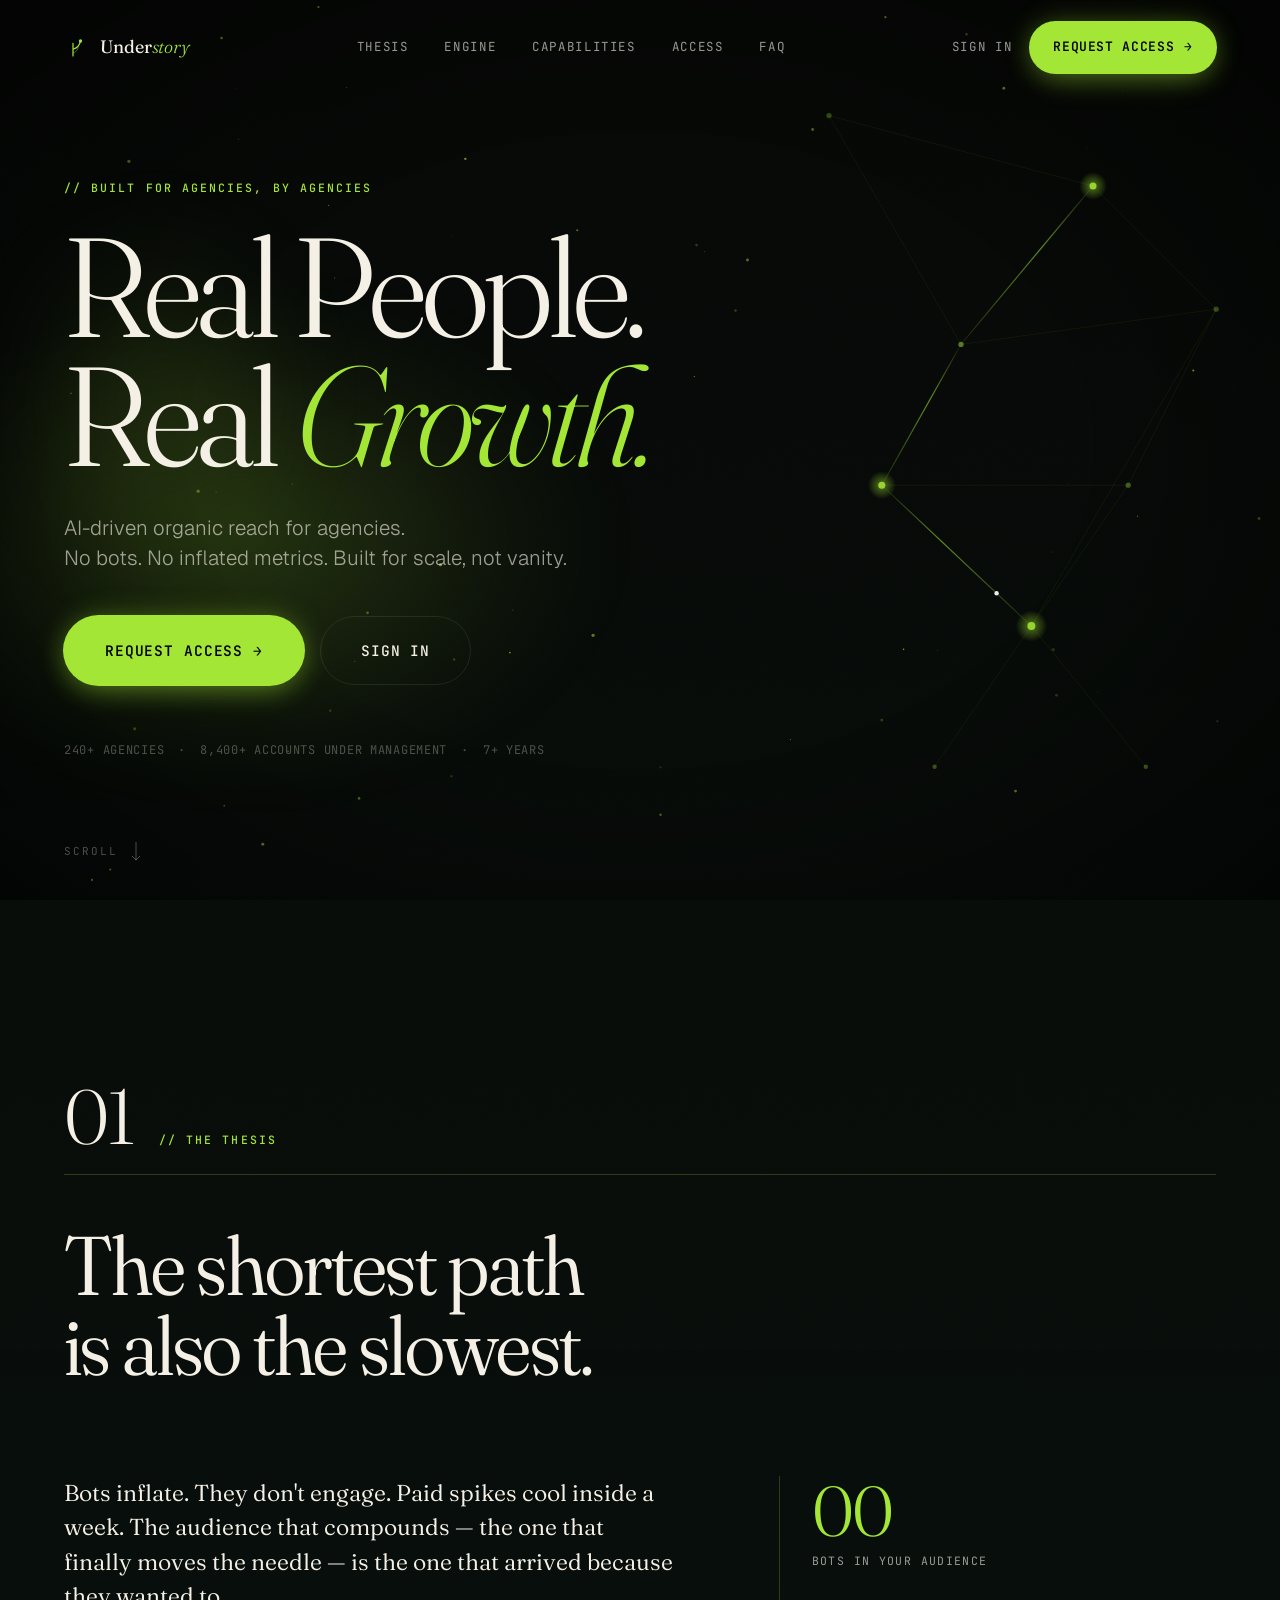
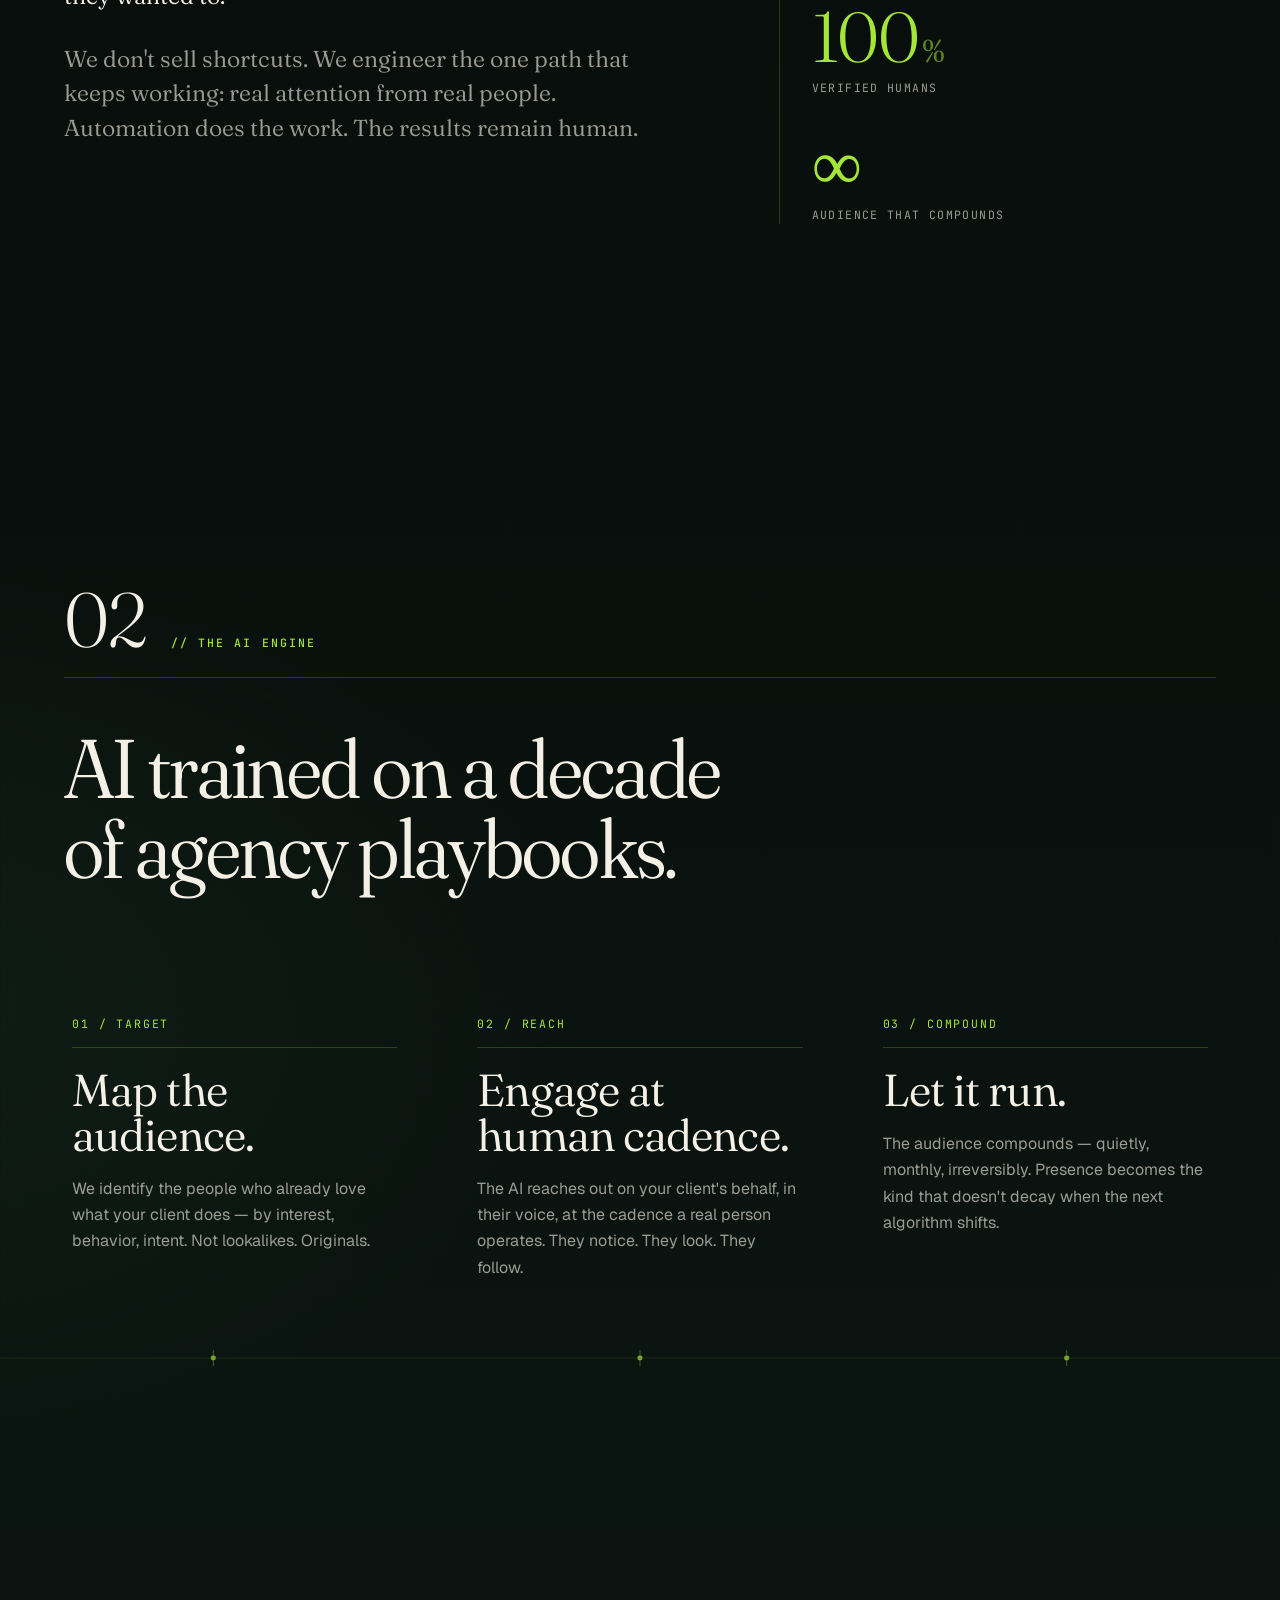
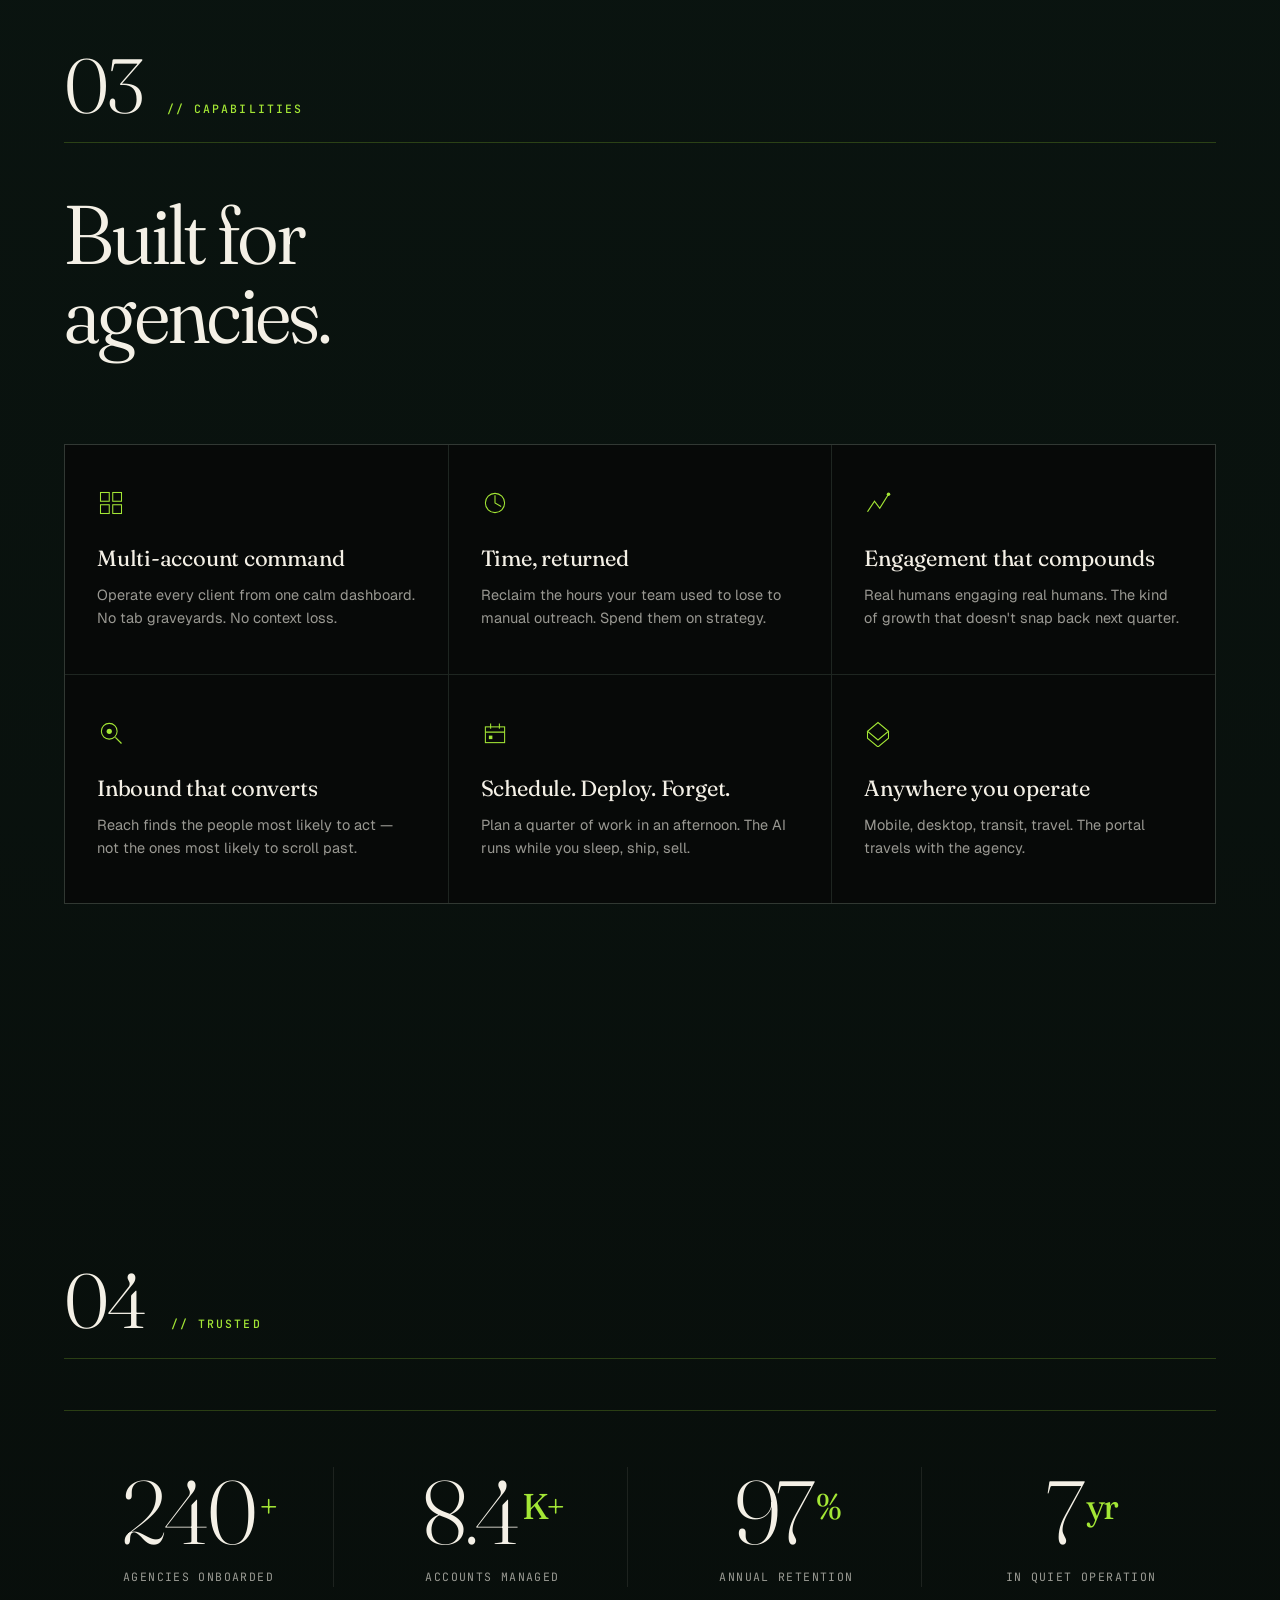
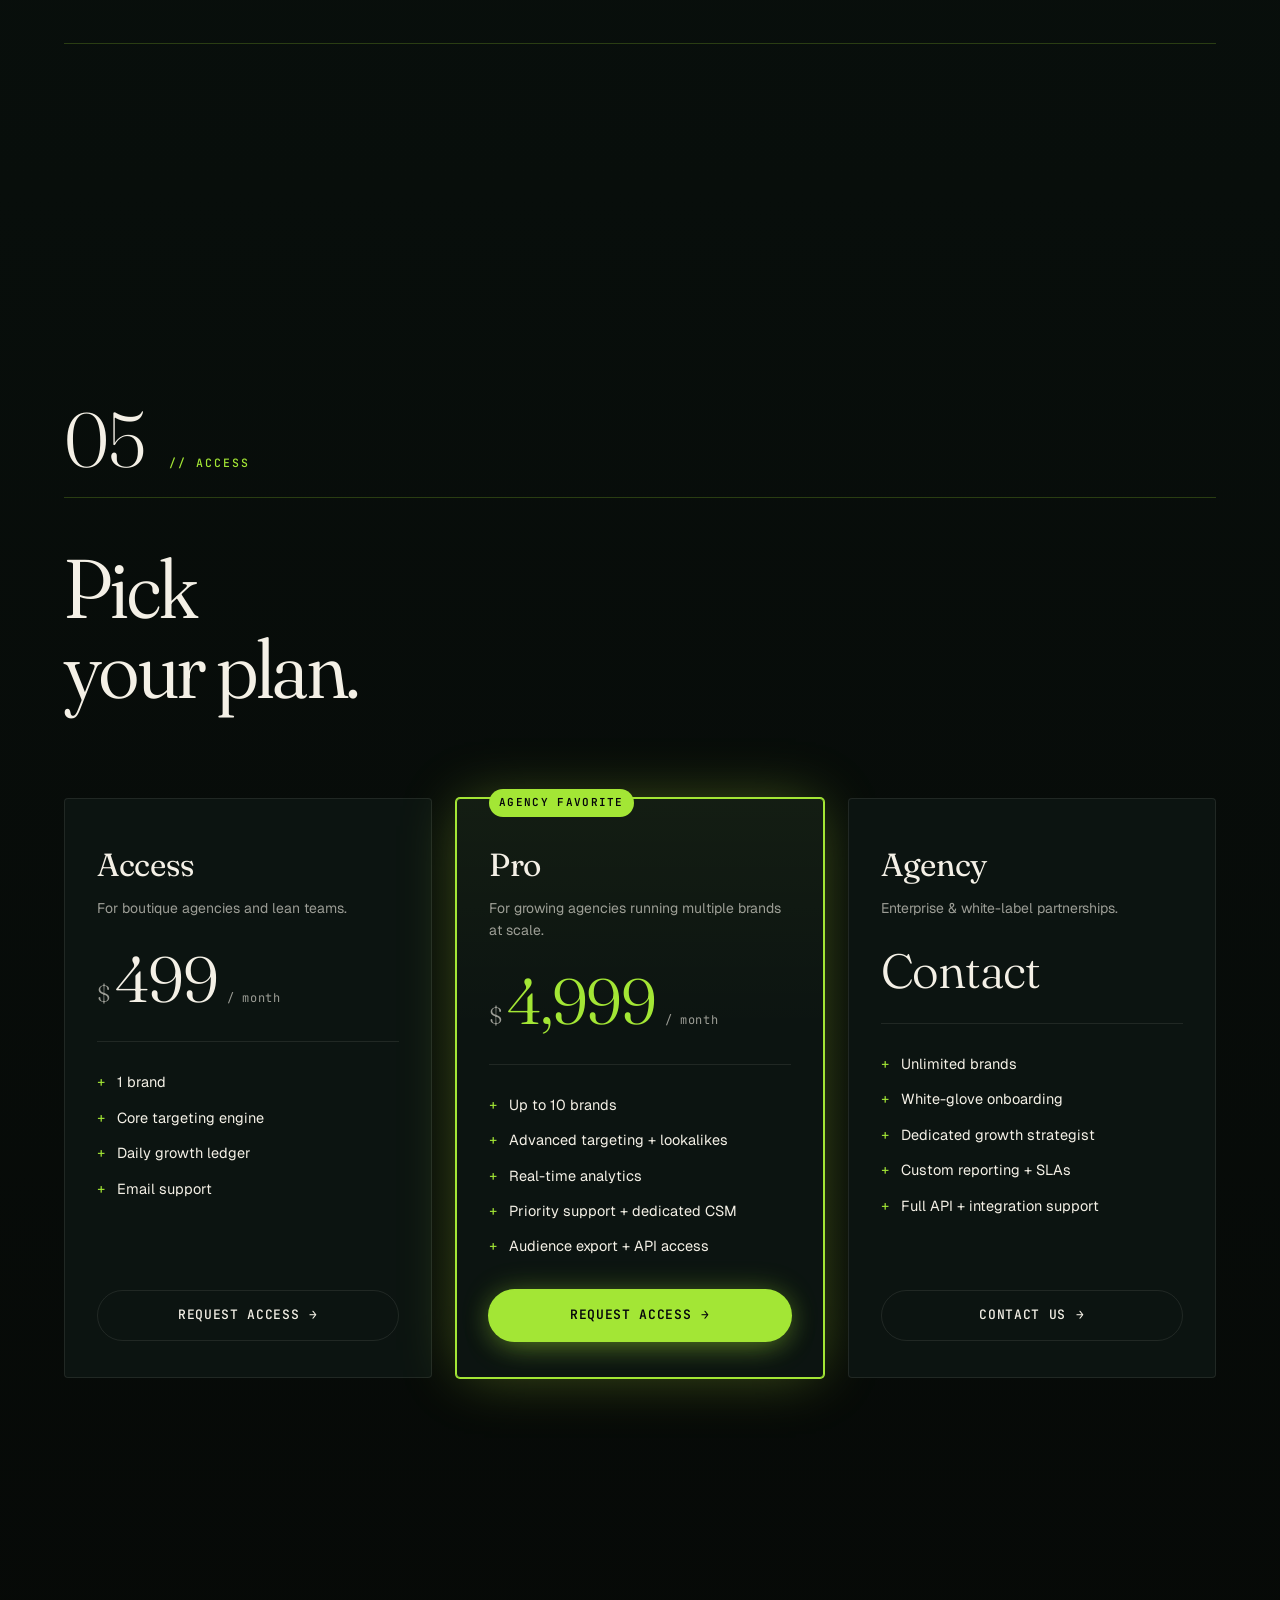
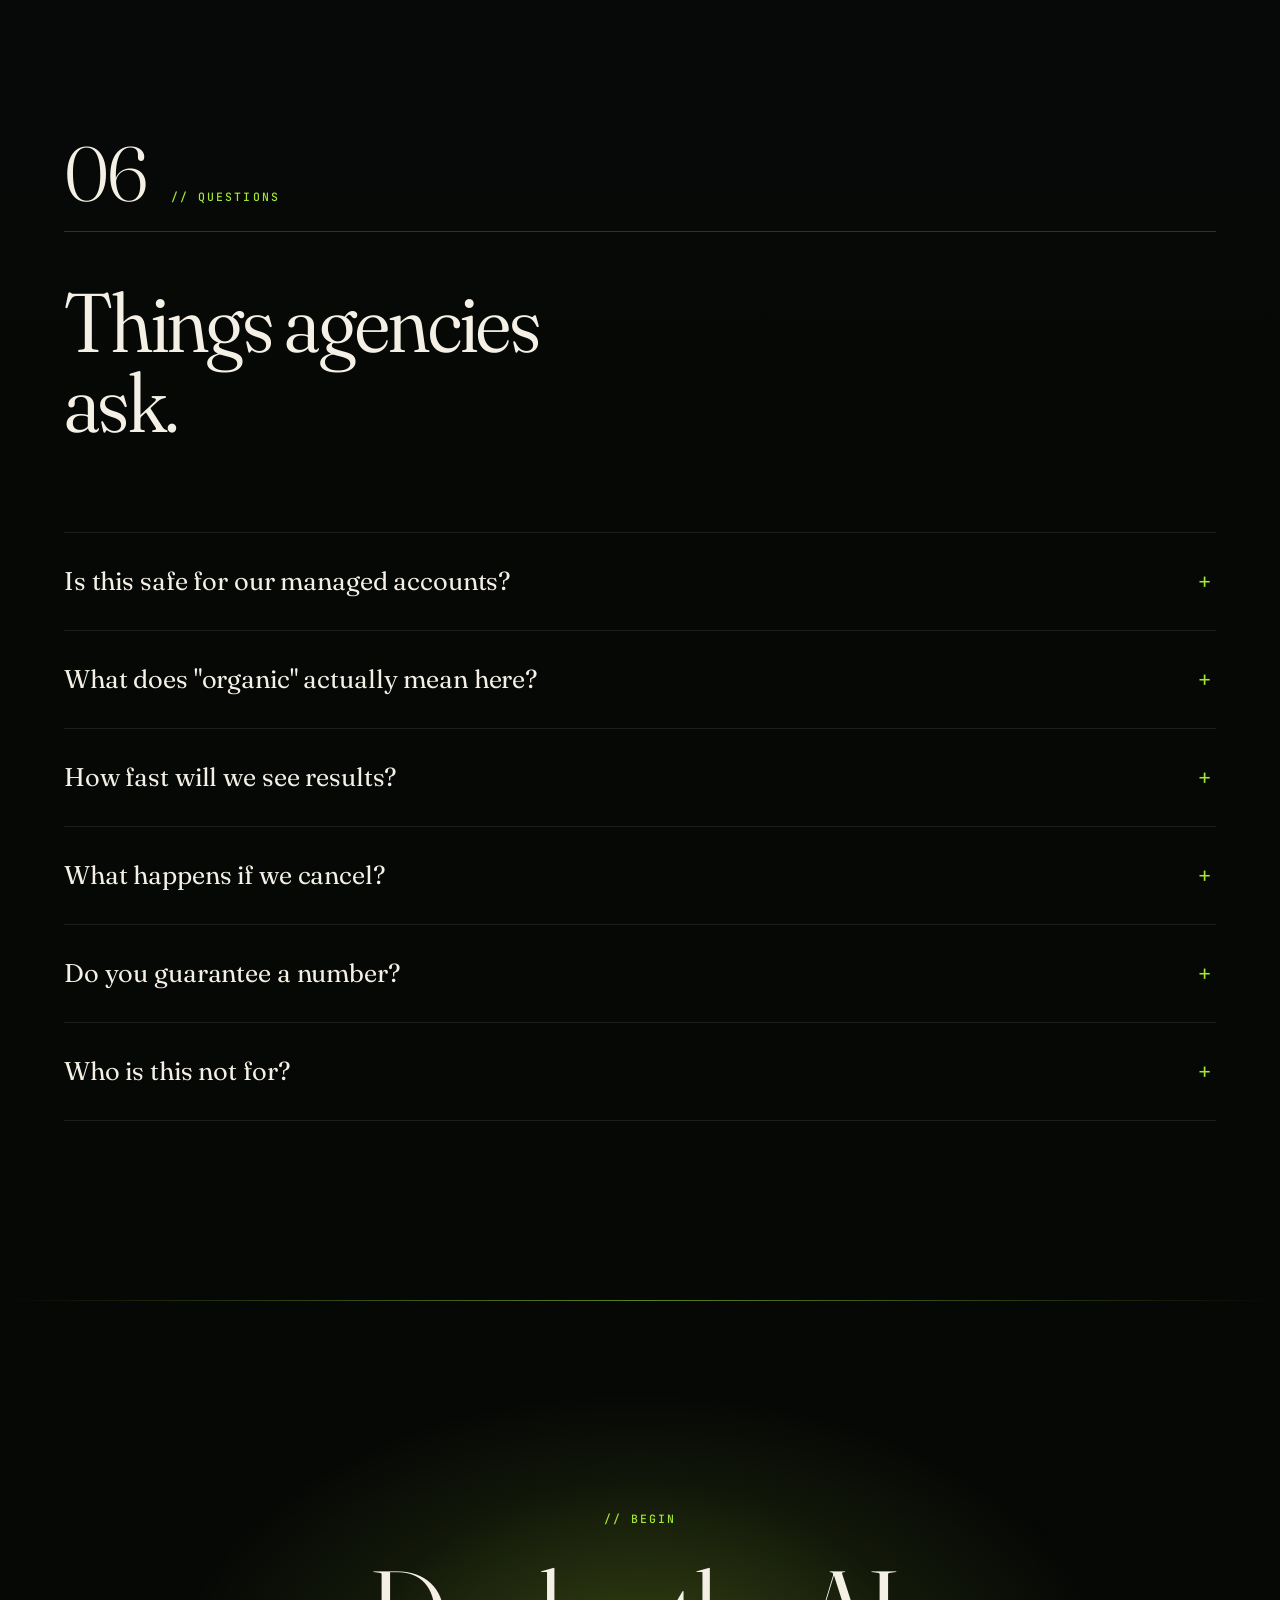
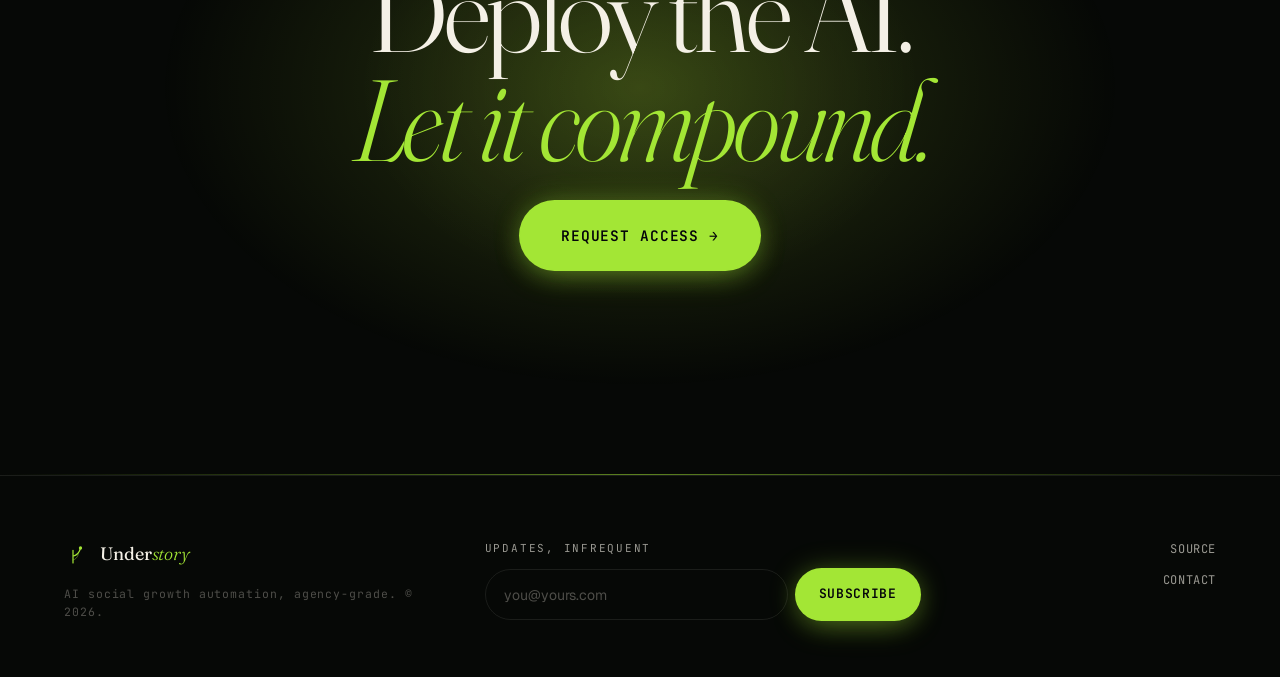
<file: index.html>
<!DOCTYPE html>
<html lang="en">
<head>
  <meta charset="utf-8">
  <meta name="viewport" content="width=device-width, initial-scale=1">
  <meta name="theme-color" content="#070908">
  <title>Understory — Agency-Grade Growth Infrastructure</title>
  <meta name="description" content="Engineered organic reach for agencies. Social growth automation that compounds, not collapses. Built for scale.">

  <link rel="icon" type="image/svg+xml" href="assets/images/favicon.svg">

  <link rel="preconnect" href="https://fonts.googleapis.com">
  <link rel="preconnect" href="https://fonts.gstatic.com" crossorigin>
  <link rel="stylesheet" href="https://fonts.googleapis.com/css2?family=Fraunces:ital,opsz,wght@0,9..144,300..800;1,9..144,300..800&family=Geist:wght@300..700&family=JetBrains+Mono:wght@400;500&display=swap">
  <link rel="stylesheet" href="assets/css/styles.css">
</head>
<body>

  <canvas id="particles" aria-hidden="true"></canvas>
  <div class="grain" aria-hidden="true"></div>
  <div class="vignette" aria-hidden="true"></div>

  <header class="site-header" data-header>
    <a href="./" class="brand" aria-label="Understory — home">
      <svg class="brand-mark" viewBox="0 0 32 32" aria-hidden="true">
        <path d="M12 28 L12 11 M12 19 Q20 17 22 8" fill="none" stroke="currentColor" stroke-width="1.6" stroke-linecap="round"/>
        <path d="M12 24 Q17 23 19 17" fill="none" stroke="currentColor" stroke-width="1.1" stroke-linecap="round" opacity="0.5"/>
        <circle cx="22" cy="8" r="2.2" fill="#a3e635"/>
      </svg>
      <span class="brand-word">Under<em>story</em></span>
    </a>

    <nav class="site-nav" aria-label="Primary">
      <a href="#why">Thesis</a>
      <a href="#how">Engine</a>
      <a href="#features">Capabilities</a>
      <a href="#pricing">Access</a>
      <a href="#faq">FAQ</a>
    </nav>

    <div class="header-cta">
      <a href="login.html" class="link-quiet header-only-desktop">Sign in</a>
      <a href="register.html" class="btn btn-primary header-only-desktop">Request access <span aria-hidden="true">→</span></a>
      <button class="menu-toggle" aria-label="Open menu" aria-expanded="false" data-menu-toggle>
        <svg viewBox="0 0 24 24" aria-hidden="true">
          <path class="bar1" d="M3 7 L21 7" stroke="currentColor" stroke-width="1.6" fill="none" stroke-linecap="round"/>
          <path class="bar2" d="M3 12 L21 12" stroke="currentColor" stroke-width="1.6" fill="none" stroke-linecap="round"/>
          <path class="bar3" d="M3 17 L21 17" stroke="currentColor" stroke-width="1.6" fill="none" stroke-linecap="round"/>
        </svg>
      </button>
    </div>
  </header>

  <!-- MOBILE DRAWER -->
  <div class="mobile-drawer" data-mobile-drawer aria-hidden="true">
    <div class="mobile-drawer-inner">
      <button class="mobile-drawer-close" aria-label="Close menu" data-menu-close>
        <svg viewBox="0 0 24 24" aria-hidden="true">
          <path d="M5 5 L19 19 M19 5 L5 19" stroke="currentColor" stroke-width="1.6" fill="none" stroke-linecap="round"/>
        </svg>
      </button>
      <nav class="mobile-nav" aria-label="Mobile primary">
        <a href="#why" data-drawer-link><span class="mobile-nav-num">01</span> Thesis</a>
        <a href="#how" data-drawer-link><span class="mobile-nav-num">02</span> Engine</a>
        <a href="#features" data-drawer-link><span class="mobile-nav-num">03</span> Capabilities</a>
        <a href="#pricing" data-drawer-link><span class="mobile-nav-num">04</span> Access</a>
        <a href="#faq" data-drawer-link><span class="mobile-nav-num">05</span> FAQ</a>
      </nav>
      <div class="mobile-drawer-cta">
        <a href="login.html" class="btn btn-ghost btn-block">Sign in</a>
        <a href="register.html" class="btn btn-primary btn-block">Request access <span aria-hidden="true">→</span></a>
      </div>
    </div>
  </div>

  <main>

    <!-- HERO -->
    <section class="hero">
      <div class="hero-glow" aria-hidden="true"></div>

      <div class="hero-network" aria-hidden="true">
        <svg viewBox="0 0 800 1000" preserveAspectRatio="xMidYMid meet">
          <defs>
            <linearGradient id="edgeLive" x1="0" y1="0" x2="0" y2="1">
              <stop offset="0%" stop-color="#a3e635" stop-opacity="0.0"/>
              <stop offset="40%" stop-color="#a3e635" stop-opacity="0.6"/>
              <stop offset="100%" stop-color="#a3e635" stop-opacity="0.05"/>
            </linearGradient>
            <radialGradient id="nodeGlow" cx="50%" cy="50%" r="50%">
              <stop offset="0%" stop-color="#a3e635" stop-opacity="0.55"/>
              <stop offset="100%" stop-color="#a3e635" stop-opacity="0"/>
            </radialGradient>
          </defs>

          <g stroke="#a3e635" stroke-opacity="0.14" stroke-width="0.6" fill="none">
            <line x1="200" y1="120" x2="500" y2="200"/>
            <line x1="500" y1="200" x2="350" y2="380"/>
            <line x1="500" y1="200" x2="640" y2="340"/>
            <line x1="350" y1="380" x2="640" y2="340"/>
            <line x1="350" y1="380" x2="260" y2="540"/>
            <line x1="640" y1="340" x2="540" y2="540"/>
            <line x1="260" y1="540" x2="540" y2="540"/>
            <line x1="260" y1="540" x2="430" y2="700"/>
            <line x1="540" y1="540" x2="430" y2="700"/>
            <line x1="430" y1="700" x2="320" y2="860"/>
            <line x1="430" y1="700" x2="560" y2="860"/>
            <line x1="200" y1="120" x2="350" y2="380"/>
            <line x1="640" y1="340" x2="430" y2="700"/>
          </g>

          <line x1="500" y1="200" x2="350" y2="380" stroke="url(#edgeLive)" stroke-width="1.4"/>
          <line x1="350" y1="380" x2="260" y2="540" stroke="url(#edgeLive)" stroke-width="1.4"/>
          <line x1="260" y1="540" x2="430" y2="700" stroke="url(#edgeLive)" stroke-width="1.4"/>

          <circle cx="500" cy="200" r="16" fill="url(#nodeGlow)"/>
          <circle cx="260" cy="540" r="16" fill="url(#nodeGlow)"/>
          <circle cx="430" cy="700" r="18" fill="url(#nodeGlow)"/>

          <g class="net-nodes">
            <circle cx="200" cy="120" r="3" fill="#a3e635" fill-opacity="0.3"/>
            <circle cx="500" cy="200" r="4" fill="#a3e635"/>
            <circle cx="350" cy="380" r="3" fill="#a3e635" fill-opacity="0.55"/>
            <circle cx="640" cy="340" r="3" fill="#a3e635" fill-opacity="0.32"/>
            <circle cx="260" cy="540" r="4" fill="#a3e635"/>
            <circle cx="540" cy="540" r="3" fill="#a3e635" fill-opacity="0.4"/>
            <circle cx="430" cy="700" r="4.5" fill="#a3e635"/>
            <circle cx="320" cy="860" r="2.5" fill="#a3e635" fill-opacity="0.35"/>
            <circle cx="560" cy="860" r="2.5" fill="#a3e635" fill-opacity="0.35"/>
          </g>

          <circle r="2.5" fill="#ffffff">
            <animateMotion dur="3.6s" repeatCount="indefinite" path="M500,200 L350,380 L260,540 L430,700"/>
          </circle>
        </svg>
      </div>

      <div class="hero-inner">
        <p class="eyebrow" data-stagger="1">// Built for agencies, by agencies</p>
        <h1 class="hero-title">
          <span data-stagger="2">Real People.</span>
          <span data-stagger="3">Real <em>Growth.</em></span>
        </h1>
        <p class="hero-sub" data-stagger="4">
          AI-driven organic reach for agencies.<br>
          No bots. No inflated metrics. Built for scale, not vanity.
        </p>
        <div class="hero-ctas" data-stagger="5">
          <a href="register.html" class="btn btn-primary btn-xl">Request access <span aria-hidden="true">→</span></a>
          <a href="login.html" class="btn btn-ghost btn-xl">Sign in</a>
        </div>
        <p class="hero-trust" data-stagger="6">
          <span>240+ agencies</span>
          <span aria-hidden="true">·</span>
          <span>8,400+ accounts under management</span>
          <span aria-hidden="true">·</span>
          <span>7+ years</span>
        </p>
      </div>

      <div class="hero-scroll" aria-hidden="true">
        <span>scroll</span>
        <svg viewBox="0 0 12 24"><path d="M6 2 v18 M2 16 l4 4 l4 -4" fill="none" stroke="currentColor" stroke-width="1"/></svg>
      </div>
    </section>

    <!-- 01 / THESIS -->
    <section id="why" class="manifesto" data-reveal>
      <div class="section-marker">
        <span class="numeral">01</span>
        <span class="eyebrow">// The thesis</span>
      </div>
      <h2 class="section-title">The shortest path<br>is also the slowest.</h2>
      <div class="manifesto-grid">
        <div class="manifesto-body">
          <p>Bots inflate. They don't engage. Paid spikes cool inside a week. The audience that compounds &mdash; the one that finally moves the needle &mdash; is the one that arrived because they wanted to.</p>
          <p>We don't sell shortcuts. We engineer the one path that keeps working: real attention from real people. Automation does the work. The results remain human.</p>
        </div>
        <ul class="manifesto-pulls">
          <li>
            <span class="pull-num">00</span>
            <span class="pull-label">Bots in your audience</span>
          </li>
          <li>
            <span class="pull-num">100<em>%</em></span>
            <span class="pull-label">Verified humans</span>
          </li>
          <li>
            <span class="pull-num">&infin;</span>
            <span class="pull-label">Audience that compounds</span>
          </li>
        </ul>
      </div>
    </section>

    <!-- 02 / THE AI ENGINE -->
    <section id="how" class="how" data-reveal>
      <div class="section-marker">
        <span class="numeral">02</span>
        <span class="eyebrow">// The AI engine</span>
      </div>
      <h2 class="section-title">AI trained on a decade<br>of agency playbooks.</h2>

      <ol class="how-steps">
        <li class="step" data-reveal>
          <span class="step-num">01 / Target</span>
          <h3 class="step-title">Map the audience.</h3>
          <p>We identify the people who already love what your client does &mdash; by interest, behavior, intent. Not lookalikes. Originals.</p>
        </li>
        <li class="step" data-reveal>
          <span class="step-num">02 / Reach</span>
          <h3 class="step-title">Engage at human cadence.</h3>
          <p>The AI reaches out on your client's behalf, in their voice, at the cadence a real person operates. They notice. They look. They follow.</p>
        </li>
        <li class="step" data-reveal>
          <span class="step-num">03 / Compound</span>
          <h3 class="step-title">Let it run.</h3>
          <p>The audience compounds &mdash; quietly, monthly, irreversibly. Presence becomes the kind that doesn't decay when the next algorithm shifts.</p>
        </li>
      </ol>

      <svg class="how-rail" viewBox="0 0 1200 60" preserveAspectRatio="none" aria-hidden="true">
        <line x1="0" y1="30" x2="1200" y2="30" stroke="#a3e635" stroke-opacity="0.28" stroke-width="0.6"/>
        <line x1="200" y1="22" x2="200" y2="38" stroke="#a3e635" stroke-opacity="0.5"/>
        <line x1="600" y1="22" x2="600" y2="38" stroke="#a3e635" stroke-opacity="0.5"/>
        <line x1="1000" y1="22" x2="1000" y2="38" stroke="#a3e635" stroke-opacity="0.5"/>
        <circle cx="200" cy="30" r="2.4" fill="#a3e635"/>
        <circle cx="600" cy="30" r="2.4" fill="#a3e635"/>
        <circle cx="1000" cy="30" r="2.4" fill="#a3e635"/>
      </svg>
    </section>

    <!-- 03 / CAPABILITIES -->
    <section id="features" class="features" data-reveal>
      <div class="section-marker">
        <span class="numeral">03</span>
        <span class="eyebrow">// Capabilities</span>
      </div>
      <h2 class="section-title">Built for<br>agencies.</h2>

      <div class="feature-grid">
        <article class="feature">
          <svg class="feature-icon" viewBox="0 0 32 32" aria-hidden="true"><rect x="4" y="4" width="10" height="10" fill="none" stroke="currentColor" stroke-width="1.2"/><rect x="18" y="4" width="10" height="10" fill="none" stroke="currentColor" stroke-width="1.2"/><rect x="4" y="18" width="10" height="10" fill="none" stroke="currentColor" stroke-width="1.2"/><rect x="18" y="18" width="10" height="10" fill="none" stroke="currentColor" stroke-width="1.2"/></svg>
          <h3>Multi-account command</h3>
          <p>Operate every client from one calm dashboard. No tab graveyards. No context loss.</p>
        </article>
        <article class="feature">
          <svg class="feature-icon" viewBox="0 0 32 32" aria-hidden="true"><circle cx="16" cy="16" r="11" fill="none" stroke="currentColor" stroke-width="1.2"/><path d="M16 7 L16 16 L23 20" fill="none" stroke="currentColor" stroke-width="1.2"/></svg>
          <h3>Time, returned</h3>
          <p>Reclaim the hours your team used to lose to manual outreach. Spend them on strategy.</p>
        </article>
        <article class="feature">
          <svg class="feature-icon" viewBox="0 0 32 32" aria-hidden="true"><path d="M4 26 L12 14 L18 22 L28 6" fill="none" stroke="currentColor" stroke-width="1.4"/><circle cx="28" cy="6" r="2" fill="currentColor"/></svg>
          <h3>Engagement that compounds</h3>
          <p>Real humans engaging real humans. The kind of growth that doesn't snap back next quarter.</p>
        </article>
        <article class="feature">
          <svg class="feature-icon" viewBox="0 0 32 32" aria-hidden="true"><circle cx="14" cy="14" r="9" fill="none" stroke="currentColor" stroke-width="1.2"/><circle cx="14" cy="14" r="3" fill="currentColor"/><path d="M21 21 L28 28" fill="none" stroke="currentColor" stroke-width="1.4"/></svg>
          <h3>Inbound that converts</h3>
          <p>Reach finds the people most likely to act &mdash; not the ones most likely to scroll past.</p>
        </article>
        <article class="feature">
          <svg class="feature-icon" viewBox="0 0 32 32" aria-hidden="true"><rect x="5" y="9" width="22" height="18" fill="none" stroke="currentColor" stroke-width="1.2"/><path d="M5 15 L27 15 M11 5 L11 11 M21 5 L21 11" stroke="currentColor" stroke-width="1.2" fill="none"/><rect x="9" y="19" width="4" height="4" fill="currentColor"/></svg>
          <h3>Schedule. Deploy. Forget.</h3>
          <p>Plan a quarter of work in an afternoon. The AI runs while you sleep, ship, sell.</p>
        </article>
        <article class="feature">
          <svg class="feature-icon" viewBox="0 0 32 32" aria-hidden="true"><path d="M16 4 L4 14 L16 24 L28 14 Z" fill="none" stroke="currentColor" stroke-width="1.2"/><path d="M4 14 L4 22 L16 32 L28 22 L28 14" fill="none" stroke="currentColor" stroke-width="1.2"/></svg>
          <h3>Anywhere you operate</h3>
          <p>Mobile, desktop, transit, travel. The portal travels with the agency.</p>
        </article>
      </div>
    </section>

    <!-- 04 / PROOF -->
    <section class="proof" data-reveal>
      <div class="section-marker">
        <span class="numeral">04</span>
        <span class="eyebrow">// Trusted</span>
      </div>
      <ul class="proof-row">
        <li>
          <span class="proof-num">240<em>+</em></span>
          <span class="proof-label">Agencies onboarded</span>
        </li>
        <li>
          <span class="proof-num">8.4<em>K+</em></span>
          <span class="proof-label">Accounts managed</span>
        </li>
        <li>
          <span class="proof-num">97<em>%</em></span>
          <span class="proof-label">Annual retention</span>
        </li>
        <li>
          <span class="proof-num">7<em>yr</em></span>
          <span class="proof-label">In quiet operation</span>
        </li>
      </ul>
    </section>

    <!-- 05 / ACCESS -->
    <section id="pricing" class="pricing" data-reveal>
      <div class="section-marker">
        <span class="numeral">05</span>
        <span class="eyebrow">// Access</span>
      </div>
      <h2 class="section-title">Pick<br>your plan.</h2>

      <div class="pricing-grid">
        <article class="plan">
          <h3 class="plan-name">Access</h3>
          <p class="plan-tag">For boutique agencies and lean teams.</p>
          <p class="plan-price"><span class="price-currency">$</span><span class="price-num">499</span><span class="price-period">/ month</span></p>
          <ul class="plan-features">
            <li>1 brand</li>
            <li>Core targeting engine</li>
            <li>Daily growth ledger</li>
            <li>Email support</li>
          </ul>
          <a href="register.html" class="btn btn-ghost btn-block">Request access <span aria-hidden="true">→</span></a>
        </article>

        <article class="plan plan-featured">
          <span class="plan-badge">Agency favorite</span>
          <h3 class="plan-name">Pro</h3>
          <p class="plan-tag">For growing agencies running multiple brands at scale.</p>
          <p class="plan-price"><span class="price-currency">$</span><span class="price-num">4,999</span><span class="price-period">/ month</span></p>
          <ul class="plan-features">
            <li>Up to 10 brands</li>
            <li>Advanced targeting + lookalikes</li>
            <li>Real-time analytics</li>
            <li>Priority support + dedicated CSM</li>
            <li>Audience export + API access</li>
          </ul>
          <a href="register.html" class="btn btn-primary btn-block">Request access <span aria-hidden="true">→</span></a>
        </article>

        <article class="plan">
          <h3 class="plan-name">Agency</h3>
          <p class="plan-tag">Enterprise &amp; white-label partnerships.</p>
          <p class="plan-price plan-price-contact"><span class="price-num">Contact</span></p>
          <ul class="plan-features">
            <li>Unlimited brands</li>
            <li>White-glove onboarding</li>
            <li>Dedicated growth strategist</li>
            <li>Custom reporting + SLAs</li>
            <li>Full API + integration support</li>
          </ul>
          <a href="https://github.com/henrymosk1011/understory/issues" class="btn btn-ghost btn-block">Contact us <span aria-hidden="true">→</span></a>
        </article>
      </div>
    </section>

    <!-- 06 / FAQ -->
    <section id="faq" class="faq" data-reveal>
      <div class="section-marker">
        <span class="numeral">06</span>
        <span class="eyebrow">// Questions</span>
      </div>
      <h2 class="section-title">Things agencies<br>ask.</h2>

      <div class="faq-list">
        <details class="faq-item">
          <summary>
            <span>Is this safe for our managed accounts?</span>
            <span class="faq-toggle" aria-hidden="true">+</span>
          </summary>
          <div class="faq-body">
            <p>The safest social automation infrastructure in the industry &mdash; by design. Cadence governors keep every action well below detection thresholds. Each client account lives in its own encrypted tenant, isolated from every other. In seven years and 8,400+ managed accounts, zero suspensions have ever been traced to our AI.</p>
          </div>
        </details>
        <details class="faq-item">
          <summary>
            <span>What does "organic" actually mean here?</span>
            <span class="faq-toggle" aria-hidden="true">+</span>
          </summary>
          <div class="faq-body">
            <p>Real humans engaging on your profile from people who already share their interests. No purchased audience. No bots in your numbers. Nothing that gets reversed when the next algorithm update lands.</p>
          </div>
        </details>
        <details class="faq-item">
          <summary>
            <span>How fast will we see results?</span>
            <span class="faq-toggle" aria-hidden="true">+</span>
          </summary>
          <div class="faq-body">
            <p>Most accounts see momentum in the first two weeks. Compounding shows up in months two and three. Anyone promising overnight results is selling a number you don't actually want.</p>
          </div>
        </details>
        <details class="faq-item">
          <summary>
            <span>What happens if we cancel?</span>
            <span class="faq-toggle" aria-hidden="true">+</span>
          </summary>
          <div class="faq-body">
            <p>You keep everything. The audience is your client's &mdash; it always was. No claw-back, no lock-in, no contract beyond the month you paid for.</p>
          </div>
        </details>
        <details class="faq-item">
          <summary>
            <span>Do you guarantee a number?</span>
            <span class="faq-toggle" aria-hidden="true">+</span>
          </summary>
          <div class="faq-body">
            <p>No. We guarantee the AI. Not the screenshot. Anyone guaranteeing a follower count is either lying or buying &mdash; both end the same way.</p>
          </div>
        </details>
        <details class="faq-item">
          <summary>
            <span>Who is this not for?</span>
            <span class="faq-toggle" aria-hidden="true">+</span>
          </summary>
          <div class="faq-body">
            <p>Agencies chasing vanity metrics. Anyone who wants a screenshot to post and forget. This is for agencies building presence that compounds over years.</p>
          </div>
        </details>
      </div>
    </section>

    <!-- FINAL CTA -->
    <section class="final-cta">
      <div class="final-cta-glow" aria-hidden="true"></div>
      <p class="eyebrow final-eyebrow">// Begin</p>
      <h2 class="final-title">Deploy the AI.<br><em>Let it compound.</em></h2>
      <a href="register.html" class="btn btn-primary btn-xl">Request access <span aria-hidden="true">→</span></a>
    </section>

  </main>

  <footer class="site-footer">
    <div class="footer-inner">
      <div class="footer-brand">
        <span class="brand">
          <svg class="brand-mark" viewBox="0 0 32 32" aria-hidden="true">
            <path d="M12 28 L12 11 M12 19 Q20 17 22 8" fill="none" stroke="currentColor" stroke-width="1.6" stroke-linecap="round"/>
            <path d="M12 24 Q17 23 19 17" fill="none" stroke="currentColor" stroke-width="1.1" stroke-linecap="round" opacity="0.5"/>
            <circle cx="22" cy="8" r="2.2" fill="#a3e635"/>
          </svg>
          <span class="brand-word">Under<em>story</em></span>
        </span>
        <p class="footer-tag">AI social growth automation, agency-grade. &copy; 2026.</p>
      </div>

      <div class="footer-subscribe">
        <label for="footer-email">Updates, infrequent</label>
        <form class="subscribe-form" method="post" action="#">
          <input id="footer-email" type="email" name="email" placeholder="you@yours.com" required>
          <button type="submit" class="btn btn-primary">Subscribe</button>
        </form>
      </div>

      <nav class="footer-nav" aria-label="Footer">
        <a href="https://github.com/henrymosk1011/understory">Source</a>
        <a href="https://github.com/henrymosk1011/understory/issues">Contact</a>
      </nav>
    </div>
  </footer>

  <script src="assets/js/main.js" defer></script>
</body>
</html>
</file>
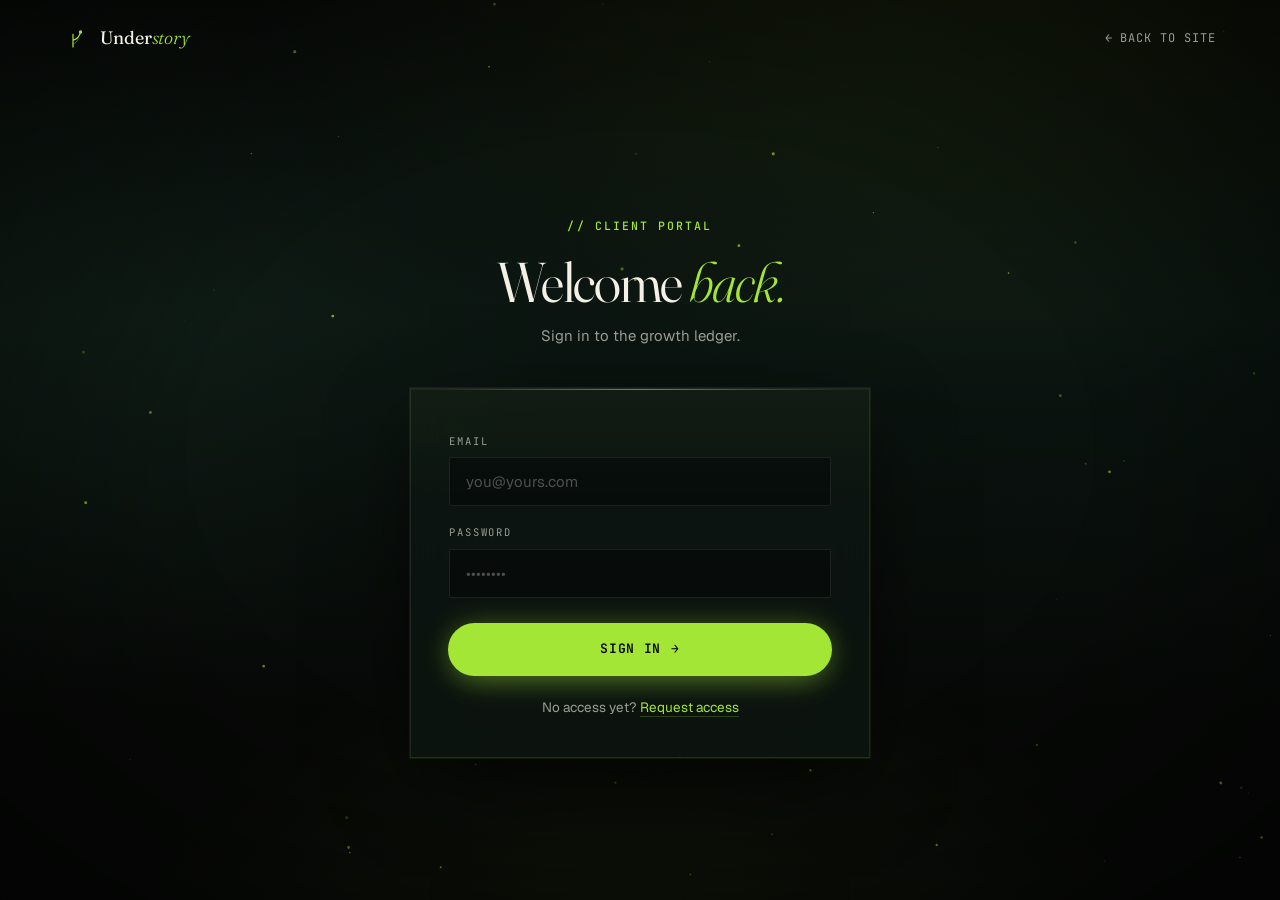
<file: login.html>
<!DOCTYPE html>
<html lang="en">
<head>
  <meta charset="utf-8">
  <meta name="viewport" content="width=device-width, initial-scale=1">
  <meta name="theme-color" content="#070908">
  <title>Sign in — Understory</title>
  <meta name="description" content="Sign in to Understory.">
  <link rel="icon" type="image/svg+xml" href="assets/images/favicon.svg">
  <link rel="preconnect" href="https://fonts.googleapis.com">
  <link rel="preconnect" href="https://fonts.gstatic.com" crossorigin>
  <link rel="stylesheet" href="https://fonts.googleapis.com/css2?family=Fraunces:ital,opsz,wght@0,9..144,300..800;1,9..144,300..800&family=Geist:wght@300..700&family=JetBrains+Mono:wght@400;500&display=swap">
  <link rel="stylesheet" href="assets/css/styles.css">
</head>
<body>

  <canvas id="particles" aria-hidden="true"></canvas>
  <div class="grain" aria-hidden="true"></div>
  <div class="vignette" aria-hidden="true"></div>

  <div class="auth-page">
    <header class="auth-header">
      <a href="./" class="brand" aria-label="Understory — home">
        <svg class="brand-mark" viewBox="0 0 32 32" aria-hidden="true">
          <path d="M12 28 L12 11 M12 19 Q20 17 22 8" fill="none" stroke="currentColor" stroke-width="1.6" stroke-linecap="round"/>
          <path d="M12 24 Q17 23 19 17" fill="none" stroke="currentColor" stroke-width="1.1" stroke-linecap="round" opacity="0.5"/>
          <circle cx="22" cy="8" r="2.2" fill="#a3e635"/>
        </svg>
        <span class="brand-word">Under<em>story</em></span>
      </a>
      <a href="./" class="auth-back">← Back to site</a>
    </header>

    <main class="auth-main">
      <div class="auth-shell">
        <p class="eyebrow auth-eyebrow">// Client portal</p>
        <h1 class="auth-title">Welcome <em>back.</em></h1>
        <p class="auth-sub">Sign in to the growth ledger.</p>

        <form class="auth-card" method="post" action="#" data-auth-form>
          <div class="auth-field">
            <label for="email">Email</label>
            <input id="email" name="email" type="email" autocomplete="email" placeholder="you@yours.com" required>
          </div>
          <div class="auth-field">
            <label for="password">Password</label>
            <input id="password" name="password" type="password" autocomplete="current-password" placeholder="••••••••" required>
          </div>
          <button type="submit" class="btn btn-primary auth-submit">Sign in <span aria-hidden="true">→</span></button>
          <p class="auth-foot">No access yet? <a href="register.html">Request access</a></p>
        </form>
      </div>
    </main>
  </div>

  <script src="assets/js/main.js" defer></script>
</body>
</html>
</file>
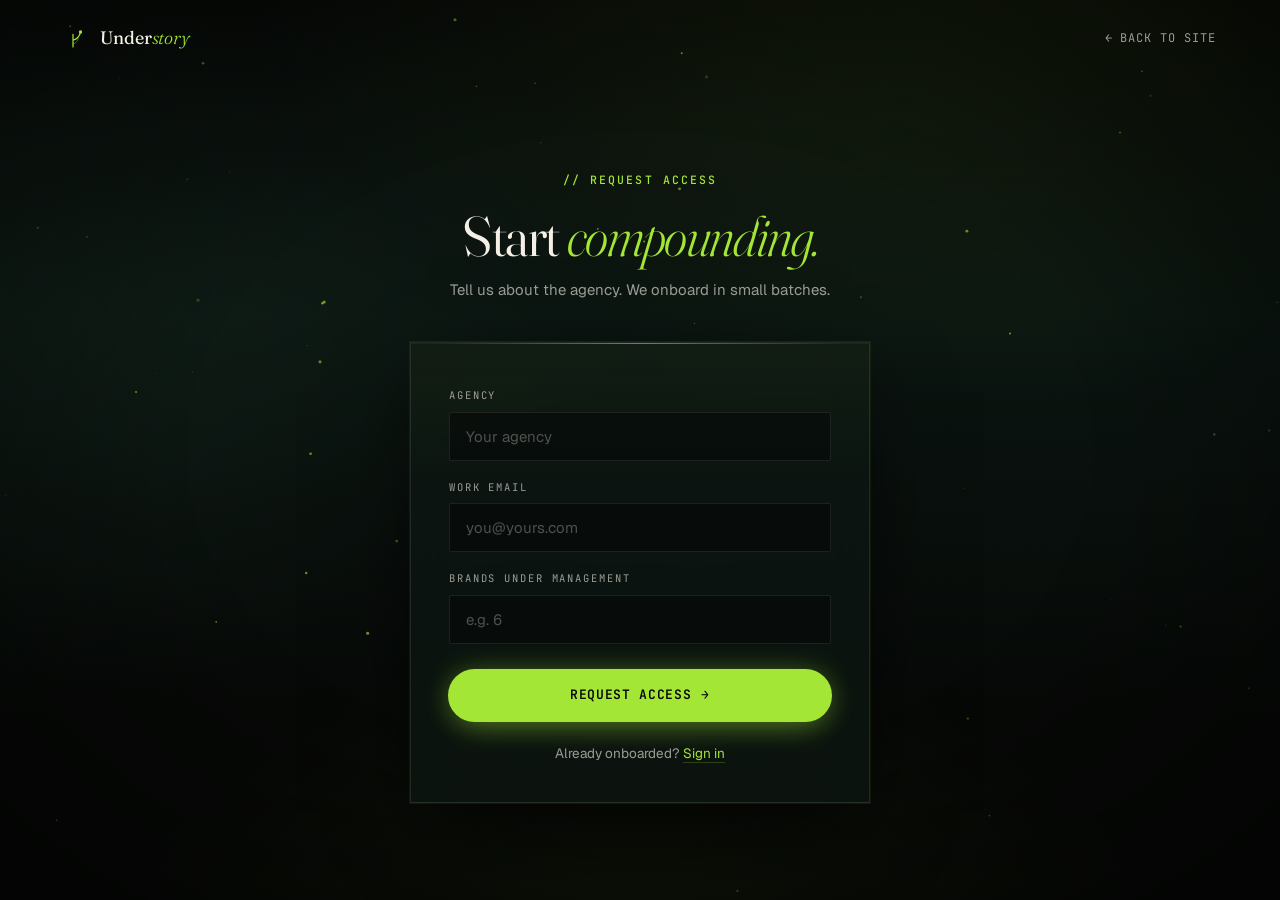
<file: register.html>
<!DOCTYPE html>
<html lang="en">
<head>
  <meta charset="utf-8">
  <meta name="viewport" content="width=device-width, initial-scale=1">
  <meta name="theme-color" content="#070908">
  <title>Request access — Understory</title>
  <meta name="description" content="Request access to Understory.">
  <link rel="icon" type="image/svg+xml" href="assets/images/favicon.svg">
  <link rel="preconnect" href="https://fonts.googleapis.com">
  <link rel="preconnect" href="https://fonts.gstatic.com" crossorigin>
  <link rel="stylesheet" href="https://fonts.googleapis.com/css2?family=Fraunces:ital,opsz,wght@0,9..144,300..800;1,9..144,300..800&family=Geist:wght@300..700&family=JetBrains+Mono:wght@400;500&display=swap">
  <link rel="stylesheet" href="assets/css/styles.css">
</head>
<body>

  <canvas id="particles" aria-hidden="true"></canvas>
  <div class="grain" aria-hidden="true"></div>
  <div class="vignette" aria-hidden="true"></div>

  <div class="auth-page">
    <header class="auth-header">
      <a href="./" class="brand" aria-label="Understory — home">
        <svg class="brand-mark" viewBox="0 0 32 32" aria-hidden="true">
          <path d="M12 28 L12 11 M12 19 Q20 17 22 8" fill="none" stroke="currentColor" stroke-width="1.6" stroke-linecap="round"/>
          <path d="M12 24 Q17 23 19 17" fill="none" stroke="currentColor" stroke-width="1.1" stroke-linecap="round" opacity="0.5"/>
          <circle cx="22" cy="8" r="2.2" fill="#a3e635"/>
        </svg>
        <span class="brand-word">Under<em>story</em></span>
      </a>
      <a href="./" class="auth-back">← Back to site</a>
    </header>

    <main class="auth-main">
      <div class="auth-shell">
        <p class="eyebrow auth-eyebrow">// Request access</p>
        <h1 class="auth-title">Start <em>compounding.</em></h1>
        <p class="auth-sub">Tell us about the agency. We onboard in small batches.</p>

        <form class="auth-card" method="post" action="#" data-auth-form>
          <div class="auth-field">
            <label for="name">Agency</label>
            <input id="name" name="name" type="text" autocomplete="organization" placeholder="Your agency" required>
          </div>
          <div class="auth-field">
            <label for="email">Work email</label>
            <input id="email" name="email" type="email" autocomplete="email" placeholder="you@yours.com" required>
          </div>
          <div class="auth-field">
            <label for="brands">Brands under management</label>
            <input id="brands" name="brands" type="text" inputmode="numeric" placeholder="e.g. 6" required>
          </div>
          <button type="submit" class="btn btn-primary auth-submit">Request access <span aria-hidden="true">→</span></button>
          <p class="auth-foot">Already onboarded? <a href="login.html">Sign in</a></p>
        </form>
      </div>
    </main>
  </div>

  <script src="assets/js/main.js" defer></script>
</body>
</html>
</file>
<file: assets/css/styles.css>
/* ──────────────────────────────────────────────────────
   Real Growth — bioluminescent organic tech
   Landing page + auth shell.
   ────────────────────────────────────────────────────── */

:root {
  --ink-base: #070908;
  --ink-mid: #0c1411;
  --ink-deep: #04050a;
  --ink-elev: #11181a;
  --ink-card: #0c1411;

  --char: #a3e635;
  --char-deep: #84c623;
  --char-soft: rgba(163, 230, 53, 0.55);
  --char-glow: rgba(163, 230, 53, 0.18);
  --char-rule: rgba(163, 230, 53, 0.22);
  --char-bright: #c5f25a;

  --gold: #d4b347;
  --moss: #466050;
  --moss-dim: rgba(70, 96, 80, 0.38);

  --cream: #f4f0e6;
  --cream-dim: rgba(244, 240, 230, 0.62);
  --cream-faint: rgba(244, 240, 230, 0.3);
  --ash: rgba(244, 240, 230, 0.09);

  --serif: 'Fraunces', 'Iowan Old Style', Georgia, serif;
  --sans: 'Geist', ui-sans-serif, system-ui, sans-serif;
  --mono: 'JetBrains Mono', ui-monospace, 'SF Mono', monospace;

  --container: 1280px;
  --gutter: clamp(24px, 5vw, 72px);
  --section-pad: clamp(96px, 14vw, 200px);

  --ease: cubic-bezier(0.22, 0.61, 0.36, 1);
  --ease-out: cubic-bezier(0.16, 1, 0.3, 1);
}

* { box-sizing: border-box; }

html, body {
  margin: 0;
  padding: 0;
  background: var(--ink-base);
  color: var(--cream);
  font-family: var(--sans);
  font-size: 16px;
  line-height: 1.6;
  -webkit-font-smoothing: antialiased;
  -moz-osx-font-smoothing: grayscale;
  text-rendering: optimizeLegibility;
  scroll-behavior: smooth;
}

body {
  position: relative;
  overflow-x: hidden;
  min-height: 100vh;
  background:
    radial-gradient(1400px 900px at 78% -10%, rgba(163, 230, 53, 0.09), transparent 55%),
    radial-gradient(1100px 700px at -10% 30%, rgba(40, 70, 50, 0.22), transparent 65%),
    radial-gradient(900px 600px at 50% 110%, rgba(163, 230, 53, 0.06), transparent 60%),
    linear-gradient(180deg, #060806 0%, #0a1410 35%, #060806 80%);
  background-color: var(--ink-base);
}

::selection { background: var(--char); color: var(--ink-deep); }

a { color: inherit; text-decoration: none; }
button { font: inherit; color: inherit; background: none; border: 0; cursor: pointer; }
ul, ol { list-style: none; padding: 0; margin: 0; }
img, svg { display: block; max-width: 100%; }

/* ─── ATMOSPHERE ─── */

#particles {
  position: fixed;
  inset: 0;
  width: 100%;
  height: 100%;
  pointer-events: none;
  z-index: 1;
  opacity: 0.85;
}

.grain {
  position: fixed;
  inset: -50%;
  pointer-events: none;
  z-index: 2;
  opacity: 0.06;
  mix-blend-mode: overlay;
  background-image: url("data:image/svg+xml;utf8,<svg xmlns='http://www.w3.org/2000/svg' width='200' height='200'><filter id='n'><feTurbulence type='fractalNoise' baseFrequency='0.85' numOctaves='2' stitchTiles='stitch'/></filter><rect width='100%' height='100%' filter='url(%23n)'/></svg>");
}

.vignette {
  position: fixed;
  inset: 0;
  pointer-events: none;
  z-index: 3;
  background: radial-gradient(ellipse at center, transparent 50%, rgba(0, 0, 0, 0.55) 100%);
}

main, .site-header, .site-footer { position: relative; z-index: 10; }

/* ─── TYPOGRAPHY ─── */

.eyebrow {
  font-family: var(--mono);
  font-size: 11.5px;
  font-weight: 500;
  letter-spacing: 0.18em;
  text-transform: uppercase;
  color: var(--char);
  margin: 0;
}

.section-title {
  font-family: var(--serif);
  font-weight: 350;
  font-size: clamp(40px, 6.5vw, 84px);
  line-height: 0.96;
  letter-spacing: -0.02em;
  margin: 0 0 clamp(48px, 7vw, 96px);
  color: var(--cream);
  font-variation-settings: "opsz" 144, "SOFT" 50;
}

.section-title em {
  font-style: italic;
  font-weight: 300;
  color: var(--char);
}

.section-marker {
  display: flex;
  align-items: baseline;
  gap: 24px;
  margin-bottom: clamp(32px, 4vw, 56px);
  padding-bottom: 18px;
  border-bottom: 1px solid var(--char-rule);
}

.section-marker .numeral {
  font-family: var(--serif);
  font-weight: 300;
  font-size: clamp(48px, 6vw, 80px);
  line-height: 1;
  color: var(--cream);
  letter-spacing: -0.02em;
}

/* ─── BUTTONS ─── */

.btn {
  display: inline-flex;
  align-items: center;
  gap: 10px;
  padding: 14px 22px;
  font-family: var(--mono);
  font-size: 13px;
  font-weight: 500;
  letter-spacing: 0.05em;
  text-transform: uppercase;
  border-radius: 999px;
  border: 1px solid transparent;
  cursor: pointer;
  white-space: nowrap;
  transition: all 220ms var(--ease);
}

.btn-primary {
  background: var(--char);
  color: var(--ink-deep);
  font-weight: 600;
  box-shadow:
    0 0 0 1px var(--char),
    0 0 28px 0 rgba(163, 230, 53, 0.28),
    0 10px 32px -8px rgba(163, 230, 53, 0.4);
}

.btn-primary:hover {
  transform: translateY(-2px);
  background: var(--char-bright);
  box-shadow:
    0 0 0 1px var(--char-bright),
    0 0 48px 6px rgba(163, 230, 53, 0.55),
    0 16px 48px -8px rgba(163, 230, 53, 0.6);
}

.btn-ghost {
  background: transparent;
  color: var(--cream);
  border-color: var(--ash);
}

.btn-ghost:hover {
  border-color: var(--char-soft);
  color: var(--char);
  background: rgba(163, 230, 53, 0.04);
  box-shadow: 0 0 24px -4px rgba(163, 230, 53, 0.18);
}

.btn-lg { padding: 18px 30px; font-size: 13.5px; }
.btn-xl { padding: 22px 40px; font-size: 14.5px; letter-spacing: 0.06em; }

.btn-xl.btn-primary { animation: ctaPulse 3.4s ease-in-out infinite; }
.btn-xl.btn-primary:hover { animation: none; }

@keyframes ctaPulse {
  0%, 100% {
    box-shadow:
      0 0 0 1px var(--char),
      0 0 28px 0 rgba(163, 230, 53, 0.28),
      0 10px 32px -8px rgba(163, 230, 53, 0.4);
  }
  50% {
    box-shadow:
      0 0 0 1px var(--char),
      0 0 40px 4px rgba(163, 230, 53, 0.42),
      0 14px 44px -8px rgba(163, 230, 53, 0.55);
  }
}

.btn-block { display: flex; justify-content: center; width: 100%; }

.link-quiet {
  font-family: var(--mono);
  font-size: 12.5px;
  letter-spacing: 0.05em;
  text-transform: uppercase;
  color: var(--cream-dim);
  transition: color 200ms var(--ease);
}
.link-quiet:hover { color: var(--char); }

/* ─── HEADER ─── */

.site-header {
  position: fixed;
  top: 0; left: 0; right: 0;
  display: flex;
  align-items: center;
  justify-content: space-between;
  padding: 22px var(--gutter);
  z-index: 100;
  transition: all 280ms var(--ease);
}

.site-header::before {
  content: "";
  position: absolute;
  inset: 0;
  background: rgba(10, 14, 12, 0);
  backdrop-filter: blur(0);
  -webkit-backdrop-filter: blur(0);
  transition: all 280ms var(--ease);
  z-index: -1;
}

body.scrolled .site-header { padding: 14px var(--gutter); }
body.scrolled .site-header::before {
  background: rgba(7, 9, 8, 0.86);
  backdrop-filter: blur(14px);
  -webkit-backdrop-filter: blur(14px);
  box-shadow: 0 8px 24px -16px rgba(0, 0, 0, 0.6);
}

.brand {
  display: inline-flex;
  align-items: center;
  gap: 12px;
  color: var(--cream);
  transition: color 200ms;
}
.brand:hover { color: var(--char); }

.brand-mark { width: 24px; height: 24px; color: var(--char); }

.brand-word {
  font-family: var(--serif);
  font-size: 18px;
  font-weight: 400;
  letter-spacing: -0.005em;
}
.brand-word em {
  font-style: italic;
  font-weight: 300;
  color: var(--char);
}

.site-nav {
  display: flex;
  gap: 36px;
  font-family: var(--mono);
  font-size: 12.5px;
  letter-spacing: 0.05em;
  text-transform: uppercase;
}

.site-nav a {
  color: var(--cream-dim);
  transition: color 180ms var(--ease);
  position: relative;
}
.site-nav a:hover { color: var(--char); }
.site-nav a::after {
  content: "";
  position: absolute;
  left: 0; right: 0; bottom: -6px;
  height: 1px;
  background: var(--char);
  transform: scaleX(0);
  transform-origin: left;
  transition: transform 220ms var(--ease);
}
.site-nav a:hover::after { transform: scaleX(1); }

.header-cta { display: flex; align-items: center; gap: 18px; }

.menu-toggle {
  display: none;
  align-items: center;
  justify-content: center;
  width: 44px;
  height: 44px;
  padding: 0;
  background: transparent;
  border: 1px solid var(--ash);
  border-radius: 999px;
  color: var(--cream);
  transition: all 220ms var(--ease);
}
.menu-toggle svg { width: 22px; height: 22px; }
.menu-toggle:hover { border-color: var(--char-soft); color: var(--char); }
.menu-toggle .bar1, .menu-toggle .bar2, .menu-toggle .bar3 {
  transform-origin: center;
  transition: transform 280ms var(--ease), opacity 200ms var(--ease);
}
body.drawer-open .menu-toggle .bar1 { transform: translateY(5px) rotate(45deg); }
body.drawer-open .menu-toggle .bar2 { opacity: 0; }
body.drawer-open .menu-toggle .bar3 { transform: translateY(-5px) rotate(-45deg); }

/* ─── MOBILE DRAWER ─── */

.mobile-drawer {
  position: fixed;
  inset: 0;
  z-index: 200;
  background: rgba(6, 8, 7, 0.96);
  backdrop-filter: blur(24px) saturate(1.2);
  -webkit-backdrop-filter: blur(24px) saturate(1.2);
  opacity: 0;
  pointer-events: none;
  transition: opacity 280ms var(--ease);
}
.mobile-drawer.open { opacity: 1; pointer-events: auto; }

.mobile-drawer-inner {
  height: 100%;
  display: flex;
  flex-direction: column;
  padding: 28px var(--gutter) 36px;
  overflow-y: auto;
  position: relative;
}

.mobile-drawer-close {
  position: absolute;
  top: 22px; right: var(--gutter);
  width: 44px; height: 44px;
  display: inline-flex;
  align-items: center;
  justify-content: center;
  border: 1px solid var(--ash);
  border-radius: 999px;
  color: var(--cream);
  transition: all 200ms var(--ease);
}
.mobile-drawer-close svg { width: 20px; height: 20px; }
.mobile-drawer-close:hover { border-color: var(--char-soft); color: var(--char); }

.mobile-nav {
  margin-top: 92px;
  display: flex;
  flex-direction: column;
  border-top: 1px solid var(--ash);
}

.mobile-nav a {
  display: flex;
  align-items: baseline;
  gap: 18px;
  padding: 22px 4px;
  font-family: var(--serif);
  font-size: clamp(28px, 7vw, 44px);
  font-weight: 350;
  letter-spacing: -0.02em;
  color: var(--cream);
  border-bottom: 1px solid var(--ash);
  transition: color 200ms var(--ease), padding-left 280ms var(--ease);
}
.mobile-nav a:hover, .mobile-nav a:focus { color: var(--char); padding-left: 12px; }

.mobile-nav-num {
  font-family: var(--mono);
  font-size: 11px;
  letter-spacing: 0.16em;
  color: var(--char);
  text-transform: uppercase;
  flex-shrink: 0;
}

.mobile-drawer-cta {
  margin-top: auto;
  padding-top: 32px;
  display: flex;
  flex-direction: column;
  gap: 12px;
}
.mobile-drawer-cta .btn { width: 100%; justify-content: center; padding: 18px 24px; font-size: 13px; }

body.drawer-open { overflow: hidden; }

/* ─── HERO ─── */

.hero {
  position: relative;
  min-height: 100vh;
  display: flex;
  align-items: center;
  padding: 140px var(--gutter) 100px;
  overflow: hidden;
}

.hero-glow {
  position: absolute;
  top: 25%; left: -5%;
  width: 70%;
  height: 70%;
  pointer-events: none;
  z-index: 0;
  background:
    radial-gradient(60% 60% at 35% 50%, rgba(163, 230, 53, 0.13), transparent 70%),
    radial-gradient(40% 40% at 35% 50%, rgba(163, 230, 53, 0.06), transparent 70%);
  filter: blur(20px);
}

.hero-network {
  position: absolute;
  top: 0; right: -6%;
  width: clamp(420px, 55vw, 820px);
  height: 100%;
  pointer-events: none;
  opacity: 0.92;
  z-index: 1;
}
.hero-network svg { width: 100%; height: 100%; }

.net-nodes circle {
  animation: nodePulse 3.6s ease-in-out infinite alternate;
  transform-origin: center;
}
.net-nodes circle:nth-child(odd) { animation-delay: 0.6s; }
.net-nodes circle:nth-child(even) { animation-delay: 1.4s; }
.net-nodes circle:nth-child(3n) { animation-delay: 2.2s; }

@keyframes nodePulse {
  from { opacity: 0.5; }
  to { opacity: 1; }
}

.hero-inner {
  position: relative;
  max-width: 940px;
  z-index: 2;
}

.hero-inner::before {
  content: "";
  position: absolute;
  top: -12%; left: -8%;
  width: 80%;
  height: 100%;
  z-index: -1;
  background: radial-gradient(50% 50% at 30% 50%, rgba(163, 230, 53, 0.1), transparent 70%);
  filter: blur(40px);
  pointer-events: none;
}

.hero-inner > * {
  opacity: 0;
  transform: translateY(14px);
  animation: rise 900ms var(--ease-out) forwards;
}
.hero-inner > [data-stagger="1"] { animation-delay: 80ms; }
.hero-inner > [data-stagger="4"] { animation-delay: 540ms; }
.hero-inner > [data-stagger="5"] { animation-delay: 700ms; }
.hero-inner > [data-stagger="6"] { animation-delay: 860ms; }

@keyframes rise {
  to { opacity: 1; transform: translateY(0); }
}

.hero-title {
  font-family: var(--serif);
  font-size: clamp(56px, 11vw, 168px);
  line-height: 0.92;
  font-weight: 320;
  letter-spacing: -0.035em;
  margin: 24px 0 32px;
  color: var(--cream);
  font-variation-settings: "opsz" 144, "SOFT" 30;
}
.hero-title span {
  display: block;
  opacity: 0;
  transform: translateY(14px);
  animation: rise 1100ms var(--ease-out) forwards;
}
.hero-title span[data-stagger="2"] { animation-delay: 200ms; }
.hero-title span[data-stagger="3"] { animation-delay: 360ms; }
.hero-title em {
  font-style: italic;
  font-weight: 280;
  color: var(--char);
  font-variation-settings: "opsz" 144;
}

.hero-sub {
  font-size: clamp(17px, 1.6vw, 22px);
  line-height: 1.45;
  color: var(--cream-dim);
  max-width: 560px;
  margin: 0 0 44px;
  font-weight: 300;
}

.hero-ctas {
  display: flex;
  gap: 16px;
  flex-wrap: wrap;
  margin-bottom: 56px;
}

.hero-trust {
  font-family: var(--mono);
  font-size: 12px;
  letter-spacing: 0.06em;
  text-transform: uppercase;
  color: var(--cream-faint);
  margin: 0;
  display: flex;
  flex-wrap: wrap;
  gap: 14px;
}

.hero-scroll {
  position: absolute;
  bottom: 36px; left: var(--gutter);
  display: flex;
  align-items: center;
  gap: 12px;
  font-family: var(--mono);
  font-size: 11px;
  letter-spacing: 0.18em;
  text-transform: uppercase;
  color: var(--cream-faint);
  z-index: 2;
}
.hero-scroll svg { width: 12px; height: 24px; animation: scrollPulse 2.4s ease-in-out infinite; }

@keyframes scrollPulse {
  0%, 100% { transform: translateY(0); opacity: 0.5; }
  50% { transform: translateY(4px); opacity: 1; }
}

/* ─── SECTION SHARED ─── */

main > section:not(.hero):not(.final-cta) {
  padding: var(--section-pad) var(--gutter);
  max-width: var(--container);
  margin: 0 auto;
  position: relative;
}

[data-reveal] {
  opacity: 0;
  transform: translateY(28px);
  transition: opacity 900ms var(--ease-out), transform 900ms var(--ease-out);
}
[data-reveal].in { opacity: 1; transform: translateY(0); }

/* ─── 01 / MANIFESTO ─── */

.manifesto-grid {
  display: grid;
  grid-template-columns: 1.4fr 1fr;
  gap: clamp(48px, 8vw, 120px);
  align-items: start;
}

.manifesto-body p {
  font-family: var(--serif);
  font-size: clamp(20px, 1.8vw, 26px);
  line-height: 1.5;
  font-weight: 350;
  color: var(--cream);
  margin: 0 0 28px;
  font-variation-settings: "opsz" 14;
}
.manifesto-body p:last-child { color: var(--cream-dim); margin-bottom: 0; }

.manifesto-pulls {
  display: flex;
  flex-direction: column;
  gap: 32px;
  border-left: 1px solid var(--char-rule);
  padding-left: 32px;
}

.manifesto-pulls li { display: flex; flex-direction: column; gap: 6px; }

.pull-num {
  font-family: var(--serif);
  font-size: clamp(48px, 5.5vw, 76px);
  font-weight: 300;
  line-height: 1;
  color: var(--char);
  letter-spacing: -0.02em;
}
.pull-num em {
  font-size: 0.45em;
  font-style: normal;
  font-weight: 400;
  color: var(--char-soft);
  margin-left: 4px;
}
.pull-label {
  font-family: var(--mono);
  font-size: 11.5px;
  letter-spacing: 0.12em;
  text-transform: uppercase;
  color: var(--cream-dim);
}

/* ─── 02 / HOW ─── */

.how { position: relative; }

.how-steps {
  display: grid;
  grid-template-columns: repeat(3, 1fr);
  gap: clamp(32px, 5vw, 80px);
  position: relative;
}

.step { position: relative; padding: 36px 8px 8px; }

.step-num {
  font-family: var(--mono);
  font-size: 11.5px;
  letter-spacing: 0.16em;
  text-transform: uppercase;
  color: var(--char);
  display: block;
  margin-bottom: 20px;
  padding-bottom: 14px;
  border-bottom: 1px solid var(--char-rule);
}

.step-title {
  font-family: var(--serif);
  font-size: clamp(32px, 3.5vw, 52px);
  font-weight: 350;
  line-height: 1;
  letter-spacing: -0.02em;
  margin: 0 0 18px;
  color: var(--cream);
}

.step p {
  font-size: 16px;
  line-height: 1.65;
  color: var(--cream-dim);
  margin: 0;
  max-width: 32ch;
}

.how-rail {
  position: absolute;
  bottom: 80px; left: 0;
  width: 100%;
  height: 60px;
  pointer-events: none;
  opacity: 0.7;
}

/* ─── 03 / FEATURES ─── */

.feature-grid {
  display: grid;
  grid-template-columns: repeat(3, 1fr);
  gap: 1px;
  background: var(--ash);
  border: 1px solid var(--ash);
}

.feature {
  padding: 44px 32px;
  background: var(--ink-base);
  transition: background 260ms var(--ease);
  position: relative;
  overflow: hidden;
}

.feature::before {
  content: "";
  position: absolute;
  inset: 0;
  background: radial-gradient(420px 260px at 50% 0%, var(--char-glow), transparent 60%);
  opacity: 0;
  transition: opacity 320ms var(--ease);
}
.feature:hover { background: var(--ink-elev); }
.feature:hover::before { opacity: 1; }
.feature > * { position: relative; z-index: 1; }

.feature-icon { width: 28px; height: 28px; color: var(--char); margin-bottom: 28px; }

.feature h3 {
  font-family: var(--serif);
  font-size: 22px;
  font-weight: 400;
  line-height: 1.2;
  margin: 0 0 12px;
  color: var(--cream);
  letter-spacing: -0.01em;
}

.feature p { font-size: 14.5px; line-height: 1.6; color: var(--cream-dim); margin: 0; }

/* ─── 04 / PROOF ─── */

.proof-row {
  display: grid;
  grid-template-columns: repeat(4, 1fr);
  gap: 24px;
  border-top: 1px solid var(--char-rule);
  border-bottom: 1px solid var(--char-rule);
  padding: 56px 0;
}

.proof-row li {
  display: flex;
  flex-direction: column;
  gap: 12px;
  text-align: center;
  padding: 0 16px;
  border-right: 1px solid var(--ash);
}
.proof-row li:last-child { border-right: 0; }

.proof-num {
  font-family: var(--serif);
  font-weight: 280;
  font-size: clamp(56px, 7vw, 110px);
  line-height: 1;
  color: var(--cream);
  letter-spacing: -0.03em;
}
.proof-num em {
  font-size: 0.4em;
  font-style: normal;
  font-weight: 400;
  color: var(--char);
  margin-left: 4px;
  vertical-align: 0.7em;
}

.proof-label {
  font-family: var(--mono);
  font-size: 11.5px;
  letter-spacing: 0.12em;
  text-transform: uppercase;
  color: var(--cream-dim);
}

/* ─── 05 / PRICING ─── */

.pricing-grid {
  display: grid;
  grid-template-columns: repeat(3, 1fr);
  gap: 24px;
  align-items: stretch;
}

.plan {
  display: flex;
  flex-direction: column;
  padding: 40px 32px 36px;
  background: var(--ink-card);
  border: 1px solid var(--ash);
  border-radius: 4px;
  position: relative;
  transition: all 280ms var(--ease);
}
.plan:hover { border-color: var(--char-soft); transform: translateY(-2px); }

.plan-featured {
  border-color: var(--char);
  box-shadow:
    0 0 0 1px var(--char),
    0 0 56px -8px rgba(200, 255, 62, 0.35);
  background: linear-gradient(180deg, rgba(200, 255, 62, 0.04), transparent 40%), var(--ink-card);
}

.plan-badge {
  position: absolute;
  top: -10px; left: 32px;
  background: var(--char);
  color: var(--ink-deep);
  font-family: var(--mono);
  font-size: 11px;
  font-weight: 600;
  letter-spacing: 0.12em;
  text-transform: uppercase;
  padding: 5px 10px;
  border-radius: 999px;
}

.plan-name {
  font-family: var(--serif);
  font-size: 32px;
  font-weight: 400;
  margin: 0 0 6px;
  letter-spacing: -0.01em;
  color: var(--cream);
}

.plan-tag { font-size: 14px; color: var(--cream-dim); margin: 0 0 28px; }

.plan-price {
  display: flex;
  align-items: baseline;
  gap: 4px;
  margin: 0 0 28px;
  padding-bottom: 28px;
  border-bottom: 1px solid var(--ash);
}

.price-currency {
  font-family: var(--serif);
  font-size: 24px;
  color: var(--cream-dim);
  font-weight: 300;
}
.price-num {
  font-family: var(--serif);
  font-size: 64px;
  font-weight: 320;
  line-height: 1;
  color: var(--cream);
  letter-spacing: -0.025em;
}
.plan-featured .price-num { color: var(--char); }
.price-period {
  font-family: var(--mono);
  font-size: 12px;
  color: var(--cream-dim);
  letter-spacing: 0.05em;
  margin-left: 6px;
}
.plan-price-contact .price-num { font-size: 48px; letter-spacing: -0.02em; }

.plan-features {
  display: flex;
  flex-direction: column;
  gap: 12px;
  margin: 0 0 32px;
  flex: 1;
}
.plan-features li {
  display: flex;
  gap: 12px;
  font-size: 14.5px;
  color: var(--cream);
  align-items: baseline;
}
.plan-features li::before {
  content: "+";
  font-family: var(--mono);
  color: var(--char);
  font-size: 14px;
  flex-shrink: 0;
}

/* ─── 06 / FAQ ─── */

.faq-list { border-top: 1px solid var(--ash); }

.faq-item {
  border-bottom: 1px solid var(--ash);
  transition: background 220ms var(--ease);
}

.faq-item summary {
  display: flex;
  justify-content: space-between;
  align-items: center;
  gap: 24px;
  padding: 28px 0;
  cursor: pointer;
  list-style: none;
  font-family: var(--serif);
  font-size: clamp(20px, 2vw, 26px);
  font-weight: 380;
  color: var(--cream);
  letter-spacing: -0.005em;
  transition: color 200ms var(--ease);
}
.faq-item summary::-webkit-details-marker { display: none; }
.faq-item summary:hover { color: var(--char); }

.faq-toggle {
  font-family: var(--mono);
  font-size: 22px;
  font-weight: 300;
  color: var(--char);
  transition: transform 280ms var(--ease);
  flex-shrink: 0;
  width: 24px;
  text-align: center;
}
.faq-item[open] .faq-toggle { transform: rotate(45deg); }

.faq-body { padding: 0 0 32px; max-width: 64ch; }
.faq-body p { font-size: 16px; line-height: 1.65; color: var(--cream-dim); margin: 0; }

/* ─── FINAL CTA ─── */

.final-cta {
  position: relative;
  text-align: center;
  padding: clamp(120px, 16vw, 220px) var(--gutter);
  margin: 0;
  overflow: hidden;
  isolation: isolate;
}

.final-cta-glow {
  position: absolute;
  inset: 0;
  z-index: -1;
  background:
    radial-gradient(800px 500px at 50% 50%, rgba(200, 255, 62, 0.18), transparent 60%),
    radial-gradient(400px 300px at 50% 50%, rgba(200, 255, 62, 0.1), transparent 70%);
}

.final-cta::before,
.final-cta::after {
  content: "";
  position: absolute;
  left: 0; right: 0;
  height: 1px;
  background: linear-gradient(90deg, transparent, var(--char-soft), transparent);
}
.final-cta::before { top: 0; }
.final-cta::after { bottom: 0; }

.final-eyebrow { margin: 0 auto 28px; display: inline-block; }

.final-title {
  font-family: var(--serif);
  font-size: clamp(48px, 9vw, 140px);
  font-weight: 320;
  line-height: 0.94;
  letter-spacing: -0.035em;
  margin: 0 0 28px;
  color: var(--cream);
}
.final-title em { font-style: italic; font-weight: 280; color: var(--char); }

/* ─── FOOTER ─── */

.site-footer {
  border-top: 1px solid var(--ash);
  padding: 64px var(--gutter) 56px;
}

.footer-inner {
  max-width: var(--container);
  margin: 0 auto;
  display: grid;
  grid-template-columns: 1.2fr 1.4fr 0.8fr;
  gap: 48px;
  align-items: start;
}

.footer-brand .brand { margin-bottom: 16px; }

.footer-tag {
  font-family: var(--mono);
  font-size: 11.5px;
  letter-spacing: 0.08em;
  color: var(--cream-faint);
  margin: 0;
}

.footer-subscribe label {
  display: block;
  font-family: var(--mono);
  font-size: 11px;
  letter-spacing: 0.16em;
  text-transform: uppercase;
  color: var(--cream-dim);
  margin-bottom: 12px;
}

.subscribe-form { display: flex; gap: 8px; align-items: stretch; }

.subscribe-form input {
  flex: 1;
  padding: 14px 18px;
  background: transparent;
  border: 1px solid var(--ash);
  border-radius: 999px;
  color: var(--cream);
  font-family: var(--sans);
  font-size: 14px;
  outline: none;
  transition: border-color 200ms var(--ease);
}
.subscribe-form input:focus { border-color: var(--char-soft); }
.subscribe-form input::placeholder { color: var(--cream-faint); }

.footer-nav {
  display: flex;
  flex-direction: column;
  gap: 12px;
  font-family: var(--mono);
  font-size: 12px;
  letter-spacing: 0.05em;
  text-transform: uppercase;
  align-items: flex-end;
}
.footer-nav a { color: var(--cream-dim); transition: color 180ms var(--ease); }
.footer-nav a:hover { color: var(--char); }

/* ─── AUTH PAGES ─── */

.auth-page {
  min-height: 100vh;
  display: flex;
  flex-direction: column;
  padding: 24px var(--gutter);
  position: relative;
  z-index: 10;
}

.auth-header {
  display: flex;
  align-items: center;
  justify-content: space-between;
  margin-bottom: clamp(48px, 9vh, 96px);
}

.auth-back {
  font-family: var(--mono);
  font-size: 12px;
  letter-spacing: 0.08em;
  text-transform: uppercase;
  color: var(--cream-dim);
  transition: color 200ms var(--ease);
}
.auth-back:hover { color: var(--char); }

.auth-main {
  flex: 1;
  display: flex;
  align-items: center;
  justify-content: center;
  padding-bottom: 40px;
}

.auth-shell { width: 100%; max-width: 460px; text-align: center; }
.auth-eyebrow { display: inline-block; margin: 0 0 18px; }

.auth-title {
  font-family: var(--serif);
  font-size: clamp(36px, 5vw, 56px);
  font-weight: 350;
  line-height: 1;
  letter-spacing: -0.025em;
  margin: 0 0 14px;
  color: var(--cream);
  font-variation-settings: "opsz" 144;
}
.auth-title em { font-style: italic; font-weight: 300; color: var(--char); }

.auth-sub { font-size: 15px; color: var(--cream-dim); margin: 0 0 40px; }

.auth-card {
  background:
    linear-gradient(180deg, rgba(163, 230, 53, 0.04), transparent 30%),
    rgba(14, 22, 19, 0.78);
  border: 1px solid var(--ash);
  padding: 44px 38px 38px;
  text-align: left;
  position: relative;
  backdrop-filter: blur(18px) saturate(1.2);
  -webkit-backdrop-filter: blur(18px) saturate(1.2);
  box-shadow:
    0 0 0 1px rgba(163, 230, 53, 0.08),
    0 30px 90px -20px rgba(0, 0, 0, 0.85),
    inset 0 1px 0 rgba(255, 255, 255, 0.04);
  isolation: isolate;
}
.auth-card::before {
  content: "";
  position: absolute;
  top: 0; left: 24px; right: 24px;
  height: 1px;
  background: linear-gradient(90deg, transparent, var(--char-soft), transparent);
  pointer-events: none;
}
.auth-card > * { position: relative; z-index: 1; }

.auth-field { margin-bottom: 18px; position: relative; }

.auth-field label {
  display: block;
  font-family: var(--mono);
  font-size: 10.5px;
  letter-spacing: 0.18em;
  text-transform: uppercase;
  color: var(--cream-dim);
  margin-bottom: 8px;
}

.auth-field input {
  width: 100%;
  padding: 14px 16px;
  background: rgba(7, 9, 8, 0.55);
  border: 1px solid var(--ash);
  border-radius: 2px;
  color: var(--cream);
  font-family: var(--sans);
  font-size: 15px;
  outline: none;
  transition: border-color 200ms var(--ease), background 200ms var(--ease);
}
.auth-field input:focus {
  border-color: var(--char-soft);
  background: rgba(7, 9, 8, 0.8);
}
.auth-field input::placeholder { color: var(--cream-faint); }

.auth-submit { width: 100%; justify-content: center; margin-top: 8px; }

.auth-foot {
  margin: 22px 0 0;
  font-size: 13.5px;
  color: var(--cream-dim);
  text-align: center;
}
.auth-foot a { color: var(--char); border-bottom: 1px solid var(--char-rule); }
.auth-foot a:hover { color: var(--char-bright); }

/* ─── RESPONSIVE ─── */

@media (max-width: 960px) {
  .site-nav { display: none; }
  .menu-toggle { display: inline-flex; }
  .header-cta .header-only-desktop { display: none; }

  .section-marker { display: none; }
  main > section:not(.hero):not(.final-cta) {
    padding-top: clamp(64px, 12vw, 96px);
    padding-bottom: clamp(64px, 12vw, 96px);
  }
  .section-title { margin-bottom: clamp(32px, 6vw, 56px); }
}

@media (max-width: 880px) {
  .feature-grid { grid-template-columns: repeat(2, 1fr); }
  .pricing-grid { grid-template-columns: 1fr; max-width: 480px; margin: 0 auto; }
}

@media (max-width: 760px) {
  .hero {
    min-height: auto;
    align-items: flex-start;
    padding: 160px var(--gutter) 72px;
  }
  .hero-network {
    opacity: 0.55;
    width: 110%;
    right: -25%;
    top: 35%;
    height: 50%;
  }
  .hero-scroll { display: none; }

  .manifesto-grid { grid-template-columns: 1fr; }
  .manifesto-pulls {
    border-left: 0;
    border-top: 1px solid var(--char-rule);
    padding-left: 0;
    padding-top: 32px;
  }

  .how-steps { grid-template-columns: 1fr; gap: 48px; }
  .how-rail { display: none; }

  .proof-row { grid-template-columns: repeat(2, 1fr); gap: 40px 24px; }
  .proof-row li:nth-child(2) { border-right: 0; }

  .footer-inner { grid-template-columns: 1fr; gap: 32px; }
  .footer-nav { align-items: flex-start; flex-direction: row; flex-wrap: wrap; gap: 24px; }
}

@media (max-width: 560px) {
  .feature-grid { grid-template-columns: 1fr; }
}

@media (max-width: 540px) {
  .hero-ctas { flex-wrap: nowrap; gap: 10px; width: 100%; }
  .hero-ctas .btn {
    flex: 1 1 0;
    min-width: 0;
    padding: 18px 16px;
    font-size: 12px;
    letter-spacing: 0.05em;
    justify-content: center;
    height: 56px;
  }
  .hero-ctas .btn-xl, .hero-ctas .btn-lg { padding: 18px 16px; font-size: 12px; }
}

@media (max-width: 380px) {
  .hero-ctas { flex-direction: column; }
  .hero-ctas .btn { flex: 0 0 auto; width: 100%; }
}

@media (prefers-reduced-motion: reduce) {
  *, *::before, *::after {
    animation-duration: 0.001ms !important;
    animation-iteration-count: 1 !important;
    transition-duration: 0.001ms !important;
    scroll-behavior: auto !important;
  }
  .hero-inner > *, .hero-title span { opacity: 1; transform: none; }
  [data-reveal] { opacity: 1; transform: none; }
}

.auth-note {
  margin: 16px 0 0;
  font-family: var(--mono);
  font-size: 11px;
  letter-spacing: 0.12em;
  text-transform: uppercase;
  color: var(--char);
  text-align: center;
}
</file>
